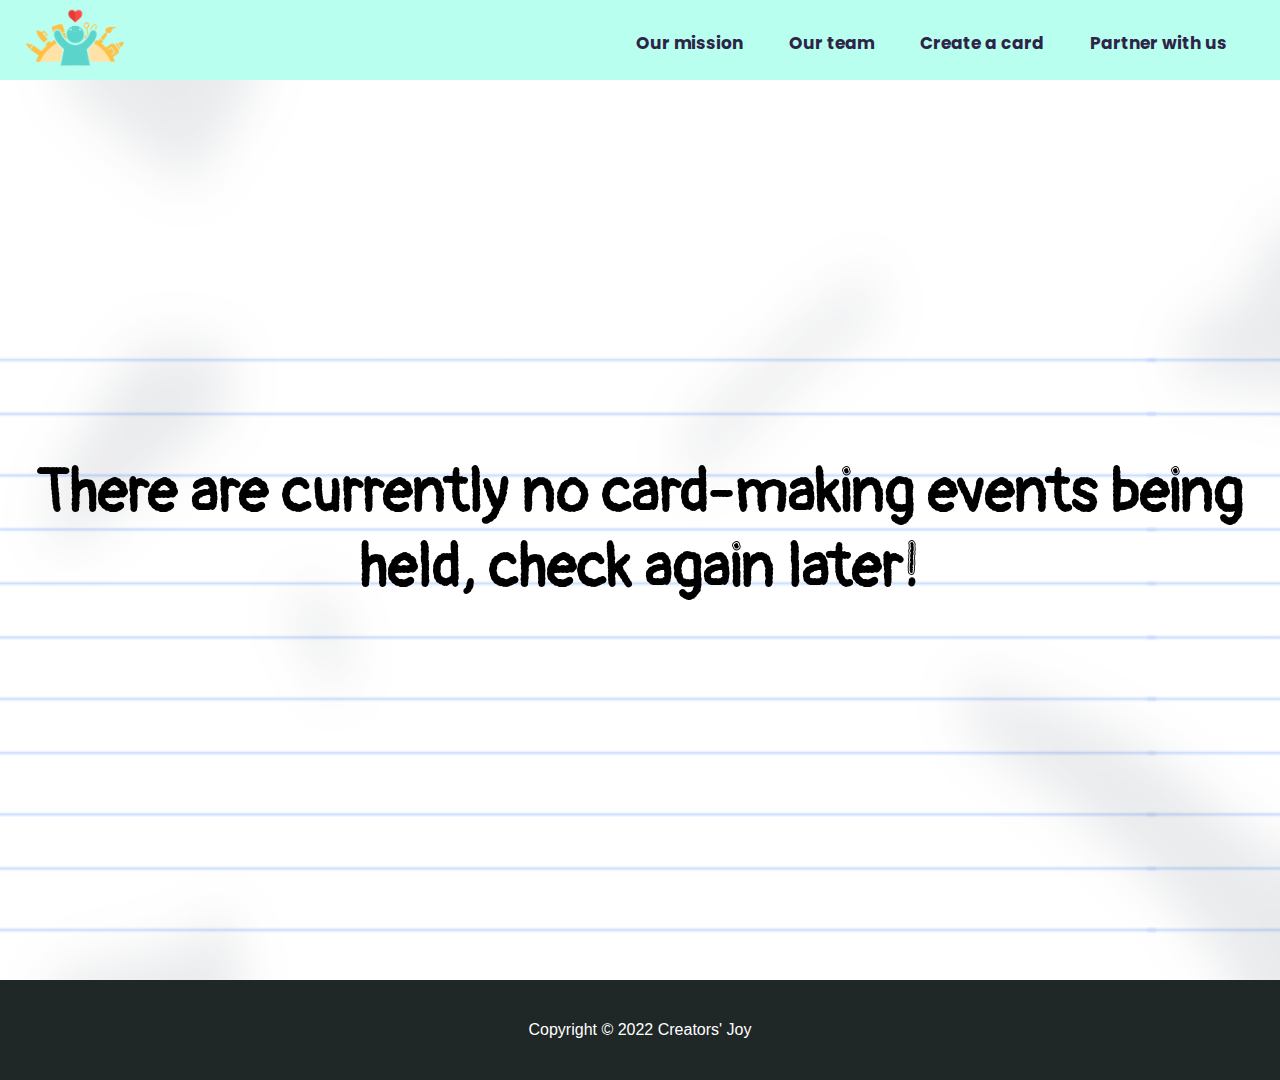
<file: make.html>
<html>
    <head>
        <link rel="stylesheet" href="css/navbar.css">
        <link rel="stylesheet" href="css/content.css">
        <meta name="description" content="We're Creators' Joy: a non-profit organization running volunteer-led card-making events to donate to those in need.">
        <meta name="keywords" content="Creators Joy, volunteer, card">
        <meta name="viewport" content="width=device-width, initial-scale=1">
        <style>
            @import url('https://fonts.googleapis.com/css2?family=Pangolin&display=swap');

            * {
                margin: 0;
                padding: 0;
            }

            #container {
                width: 100%;
                height: 100%;
                display: flex;
                background-size: 100% 100%;
                background-image: url("res/paper.png");
                text-align: center;
            }

            h1 {
                margin: auto;
                font-size: 60px;
                font-family: 'Pangolin', cursive;
                padding: 0 20px;
            }

            @media only screen and (max-width: 520px) {
                h1 {
                    font-size: 55px;
                    padding: 0 10px;
                }
            }
        </style>
    </head>
    <body>
        <div id = "shadow"></div>
        <nav>
            <a href = "index.html"><img id = "logo" src = "res/logo.png"/></a>
            <button id = "open" onclick = "openNav()">&#9776;</button>
            <button id = "close" onclick = "closeNav()">&times;</button>
            <ul id = "nav">
                <a href = "mission.html"><li>Our mission</li></a>
                <a href = "team.html"><li>Our team</li></a>
                <a href = "make.html"><li>Create a card</li></a>
                <a href = "partner.html"><li>Partner with us</li></a>
            </ul>
        </nav>

        <ul id = "nav_slide">
            <a href = "mission.html"><li>Our mission</li></a>
            <a href = "team.html"><li>Our team</li></a>
            <a href = "make.html"><li>Create a card</li></a>
            <a href = "partner.html"><li>Partner with us</li></a>
        </ul>

        <div id = "container">
            <h1>There are currently no card-making events being held, check again later!</h1>
        </div>

        <div id = "footer">
            <p>Copyright © 2022 Creators' Joy</p> 
        </div>
        
        <script src = "nav.js"></script>
    </body>
</html>
</file>
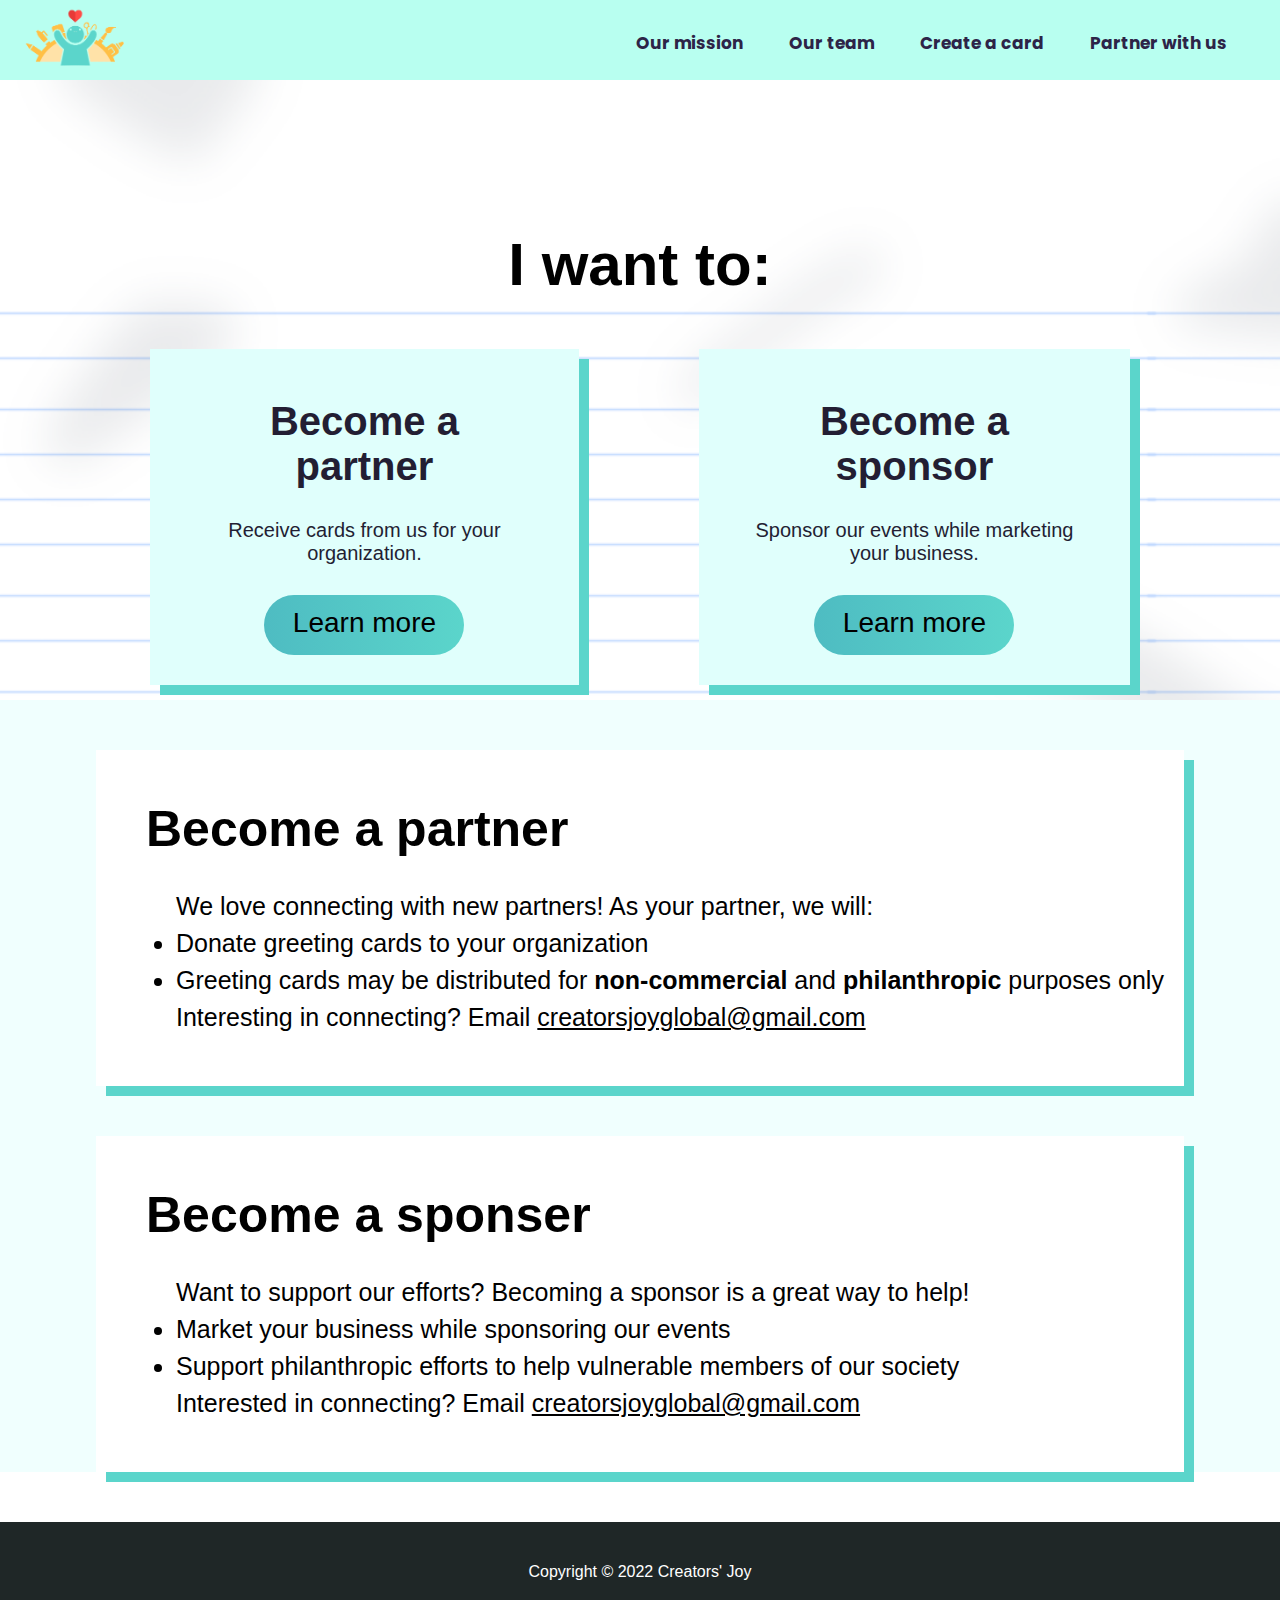
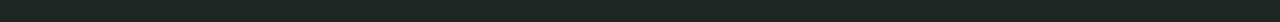
<file: partner.html>
<html>
    <head>
        <link rel="stylesheet" href="css/navbar.css">
        <link rel="stylesheet" href="css/content.css">
        <meta name="description" content="We're Creators' Joy: a non-profit organization running volunteer-led card-making events to donate to those in need.">
        <meta name="keywords" content="Creators Joy, volunteer, card">
        <meta name="viewport" content="width=device-width, initial-scale=1">
        <style>
            @import url('https://fonts.googleapis.com/css2?family=Pangolin&display=swap');

            * {
                margin: 0;
                padding: 0;
            }

            #content {
                width: 100%;
                height: auto;
                padding-bottom: 1px;
                font-family: Helvetica, sans-serif;
                text-align: center;
                background-image: url("res/paper.png");
                background-size: cover;
            }

            h1 {
                font-size: 60px;
                padding: 150px;
                padding-bottom: 0;
            }

            #options {
                display: grid;
                grid-template-columns: auto auto;
                max-width: 100%;
                height: 300px;
                margin: 50px 150px;
                column-gap: 120px;
            }

            .option {
                height: 100%;
            }

            .option_holder {
                margin: auto;
                background-color: #e0fffc;
                box-shadow: 10px 10px #5BD5CB;
                color: #231e33;
            }

            .option h2 {
                font-size: 40px;
                padding: 30px 50px;
                padding-top: 50px;
            }

            .option p {
                font-size: 20px;
                max-width: 80%;
                margin: auto;
            }

            .more {
                width: 200px;
                height: 60px;
                background-image: linear-gradient(to right, #4ebcc2 , #5BD5CB);
                font-size: 28px;
                margin: 30px auto;
                padding: 12px;
                display: flex;
                justify-content: center;
                align-content: center;
                border-radius: 40px;
                border-style: none;
                transition: 0.25s ease-in-out;
            }

            .more:hover {
                background-image: linear-gradient(to right, #3d8c91 , #439992);
                color: white;
            }

            .desc {
                width: 85%;
                height: auto;
                background-color: white;
                box-shadow: 10px 10px #5BD5CB;
                margin: 0 auto;
                font-family: Helvetica, sans-serif;
                margin-bottom: 50px;
                padding-bottom: 50px;
            }

            .desc h2 {
                padding: 50px;
                padding-bottom: 30px;
                font-size: 50px;
            }

            .desc p, .desc li {
                font-size: 25px;
                margin-left: 80px;
                padding: 4px 0;
            }

            #container {
                width: 100%;
                height: auto;
                padding-top: 50px;
                background-color: #f0fffe;  
            }

            @media only screen and (max-width: 1000px) {
                #options {
                    display: block;
                    max-width: 430px;
                    margin: 30px auto;
                    height: 330px;
                }

                .option_holder {
                    margin-bottom: 50px;
                }

                #content {
                    min-height: 930px;
                }

                .more {
                    margin: 20px auto;
                }

                .option h2 {
                    padding-bottom: 20px;
                }

                h1 {
                    padding-top: 60px;
                }
            }

            @media only screen and (max-width: 530px) {
                h1 {
                    padding: 0px;
                    margin: auto;
                    padding-top: 60px;
                }

                .desc {
                    width: 100%;
                }

                .desc h2 {
                    margin: auto;
                    font-size: 40px;
                    padding: 30px;
                }

                .desc p, .desc li {
                    margin: 0 25px;
                    padding: 4px 0px;
                    font-size: 20px;
                }

                .desc p {
                    overflow-wrap: break-word;
                }

                .desc li {
                    margin: 0 40px;
                }
            }
        </style>
    </head>
    <body>
        <div id = "shadow"></div>
        <nav>
            <a href = "index.html"><img id = "logo" src = "res/logo.png"/></a>
            <button id = "open" onclick = "openNav()">&#9776;</button>
            <button id = "close" onclick = "closeNav()">&times;</button>
            <ul id = "nav">
                <a href = "mission.html"><li>Our mission</li></a>
                <a href = "team.html"><li>Our team</li></a>
                <a href = "make.html"><li>Create a card</li></a>
                <a href = "partner.html"><li>Partner with us</li></a>
            </ul>
        </nav>

        <ul id = "nav_slide">
            <a href = "mission.html"><li>Our mission</li></a>
            <a href = "team.html"><li>Our team</li></a>
            <a href = "make.html"><li>Create a card</li></a>
            <a href = "partner.html"><li>Partner with us</li></a>
        </ul>

        <div id = "content">
            <h1>I want to:</h1>
            <div id = "options">
                <div class = "option_holder">
                    <div class = "option">
                        <h2>Become a partner</h2>
                        <p>Receive cards from us for your organization.</p>
                        <button class = "more" onclick="window.location.href='#partner'">Learn more</button>
                    </div>
                </div>

                <div class = "option_holder">
                    <div class = "option">
                        <h2>Become a sponsor</h2>
                        <p>Sponsor our events while marketing your business.</p>
                        <button class = "more" onclick="window.location.href='#sponser'">Learn more</button>
                    </div>
                </div>
            </div>
        </div> 

        <div id = container>
            <div class = "desc" id = "partner"> 
                <h2>Become a partner</h2>
                <p>We love connecting with new partners! As your partner, we will:</p>
                <ul>
                    <li>Donate greeting cards to your organization</li>
                    <li>Greeting cards may be distributed for <b>non-commercial</b> and <b>philanthropic</b> purposes only</li>
                </ul>
                <p>Interesting in connecting? Email <u>creatorsjoyglobal@gmail.com</u></p>
            </div>

            <div class = "desc" id = "sponser"> 
                <h2>Become a sponser</h2>
                <p>Want to support our efforts? Becoming a sponsor is a great way to help!</p>
                <ul>
                    <li>Market your business while sponsoring our events</li>
                    <li>Support philanthropic efforts to help vulnerable members of our society</li>
                </ul>
                <p>Interested in connecting? Email <u>creatorsjoyglobal@gmail.com</u></p>
            </div>
        </div>

        <div id = "footer">
            <p>Copyright © 2022 Creators' Joy</p> 
        </div>

        <script src = "nav.js"></script>
    </body>
</html>
</file>
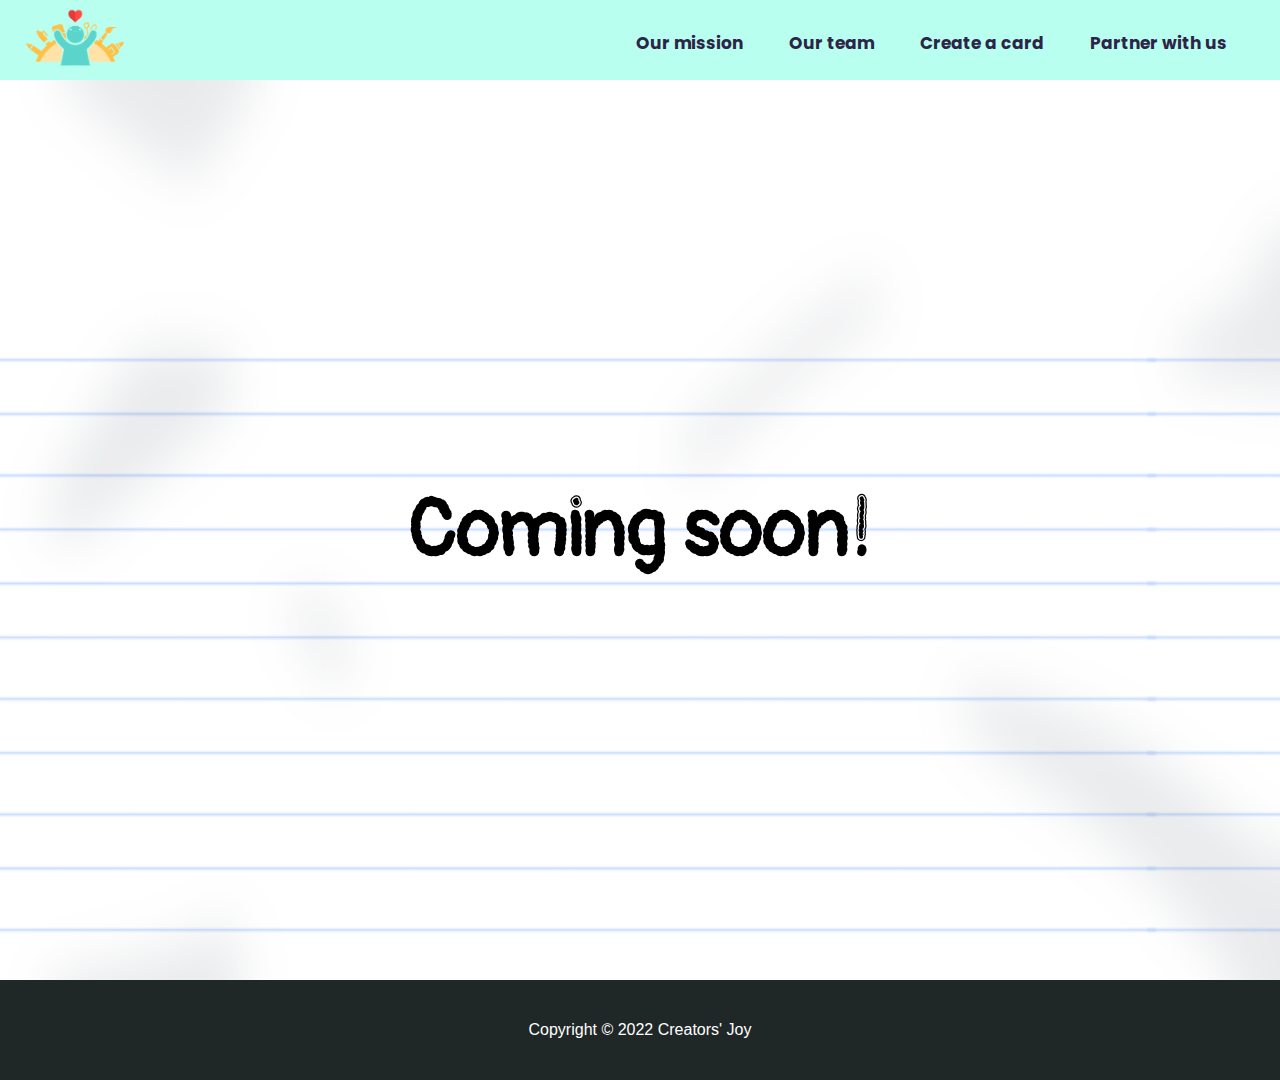
<file: team.html>
<html>
    <head>
        <link rel="stylesheet" href="css/navbar.css">
        <link rel="stylesheet" href="css/content.css">
        <meta name="description" content="We're Creators' Joy: a non-profit organization running volunteer-led card-making events to donate to those in need.">
        <meta name="keywords" content="Creators Joy, volunteer, card">
        <meta name="viewport" content="width=device-width, initial-scale=1">
        <style>
            @import url('https://fonts.googleapis.com/css2?family=Pangolin&display=swap');

            * {
                margin: 0;
                padding: 0;
            }

            #container {
                width: 100%;
                height: 100%;
                display: flex;
                background-size: 100% 100%;
                background-image: url("res/paper.png");
            }

            h1 {
                margin: auto;
                font-size: 80px;
                font-family: 'Pangolin', cursive;
                text-align: center;
            }
        </style>
    </head>
    <body>
        <div id = "shadow"></div>
        <nav>
            <a href = "index.html"><img id = "logo" src = "res/logo.png"/></a>
            <button id = "open" onclick = "openNav()">&#9776;</button>
            <button id = "close" onclick = "closeNav()">&times;</button>
            <ul id = "nav">
                <a href = "mission.html"><li>Our mission</li></a>
                <a href = "team.html"><li>Our team</li></a>
                <a href = "make.html"><li>Create a card</li></a>
                <a href = "partner.html"><li>Partner with us</li></a>
            </ul>
        </nav>

        <ul id = "nav_slide">
            <a href = "mission.html"><li>Our mission</li></a>
            <a href = "team.html"><li>Our team</li></a>
            <a href = "make.html"><li>Create a card</li></a>
            <a href = "partner.html"><li>Partner with us</li></a>
        </ul>

        <div id = "container">
            <h1>Coming soon!</h1>
        </div>

        <div id = "footer">
            <p>Copyright © 2022 Creators' Joy</p> 
        </div>  
        
        <script src = "nav.js"></script>
    </body>
</html>
</file>
<file: css/navbar.css>
@import url('https://fonts.googleapis.com/css2?family=Poppins&display=swap');

nav {
    width: 100%;
    height: 80px;
    background-color: #b8fff0;
    z-index: 1;
}

nav ul, #nav_slide {
    text-decoration: none;
    list-style-type: none;
    overflow: hidden;
    right: 0;
    padding-right: 30px;
    font-family: "Poppins", sans-serif;
    font-size: 17px;
    font-weight: bold;
    position: absolute;
} 

nav #logo {
    width: 110px;
    float: left;
    padding-left: 20px;
}

nav li, #nav_slide li {
    float: left;
    margin: 30px 23px; 
    display: block;
    position: relative;
    color: #2d2447;
    transition: 0.25s ease-in-out;
}

nav li:before, #nav_slide li:before {
    content: "";
    position: absolute;
    width: 0;
    height: 3px;
    left: auto;
    bottom: -3;
    background-image: linear-gradient(to right, #3d8c91 , #439992);
    transition: 0.25s ease-in-out;
}

nav li:hover, #nav_slide li:hover {
    color: #3d8c91;
}

nav li:hover:before, #nav_slide li:hover:before {
    width: 100%;
}

#footer {
    width: 100%;
    height: 100px;
    background-color: #1f2727;
    display: flex;
}

#footer p {
    color: white;
    font-family: Helvetica, sans-serif;
    margin: auto;
    padding: 0 20px;
    text-align: center;
}

#open, #close {
    display: none;
    right: 0;
    position: absolute;
    z-index: 4;
    margin: 20px 25px;
    font-size: 25px;
    border: none;
    background: none;
    color: #2d2447;
    z-index: 5;
}

#nav_slide {
    display: none;
}

@media only screen and (max-width: 1000px) {
    #shadow {
        z-index: -1;
        width: 100%;
        height: 100%;
        position: absolute;
        background-color:rgb(0, 0, 0);
        opacity: 0;
        transition: 0.25s ease-out;
    }

    nav ul {
        display: none;
    }

    #nav_slide {
        position: absolute;
        top: 0;
        right: 0;
        background-color: #b8fff0;
        z-index: 4;
        height: 100vh;
        padding-top: 30px;
        width: 0;
        transition: 0.25s ease-in-out;
        padding-right: 0;
        display: block;
    }

    #open {
        display: block;
    }
}

.stop_scrolling {
    height: 100%;
    overflow: hidden;
}


.scrollable_place {
    height: auto;
    overflow: auto;
}
</file>
<file: css/content.css>
.content {
    width: 70%;
    height: 500px;
    background-color: white;
    margin: 100px 15%;
    font-family: Helvetica, sans-serif;
    display: flex;
    box-shadow: 10px 10px #b8fff0;
}

.text {
    float: left;
    margin: auto 5%;
}

.text h2 {
    position: relative;
    font-size: 50px;
    color: #255f63;
}

.bottom_border {
    width: 300px;
    position: absolute;
    border-bottom: solid 4px #4ebcc2;
}

.text p {
    margin-top: 10px;
    font-size: 25px;
}

.content img {
    float: right;
    height: 84%;
    margin: auto 0;
    margin-right: 40px;
}

.learn_more {
    width: 240px;
    margin: 0 auto;
    margin-top: 30px;
    padding: 20px 0px;
    font-size: 26px;
    text-align: center;
    background-image: linear-gradient(to right, #4ebcc2 , #5BD5CB);
    color: white;
    border-radius: 40px;
    float: left;
    transition: 0.25s ease-in-out;
}
</file>
